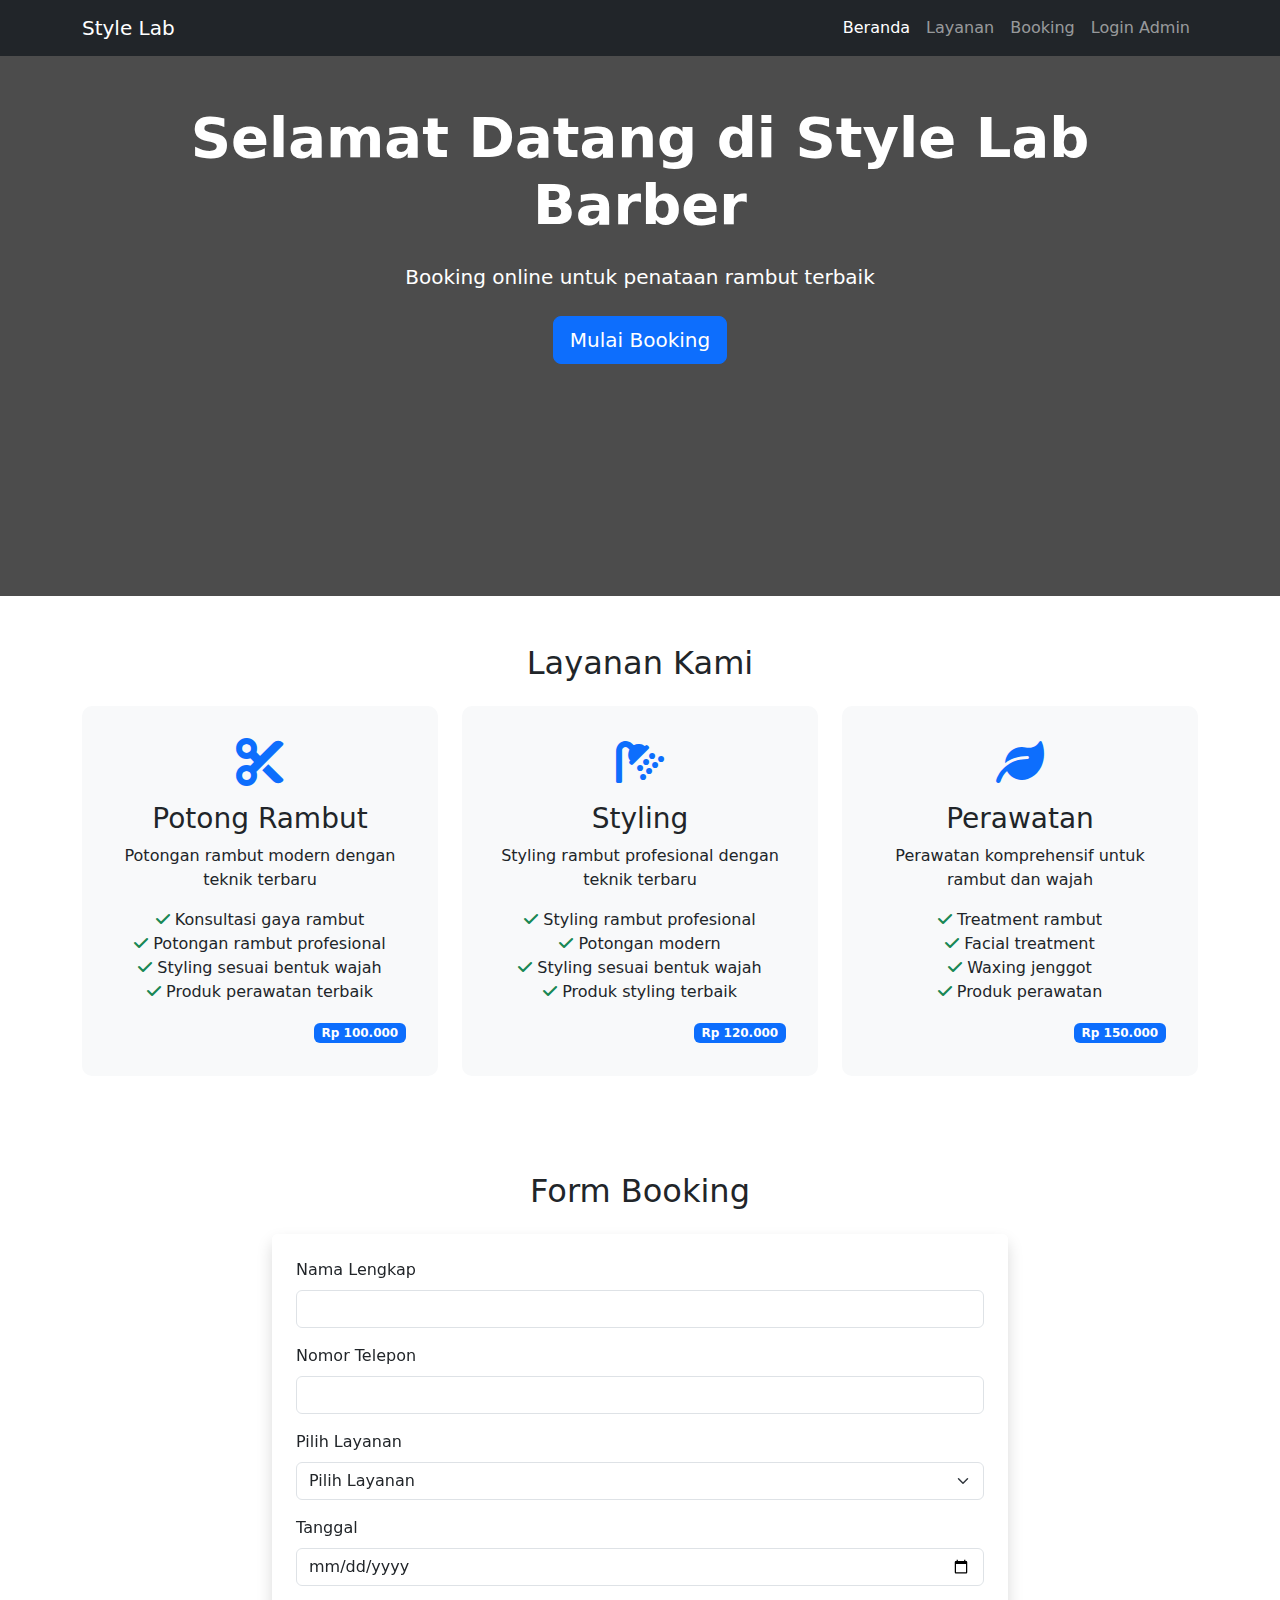
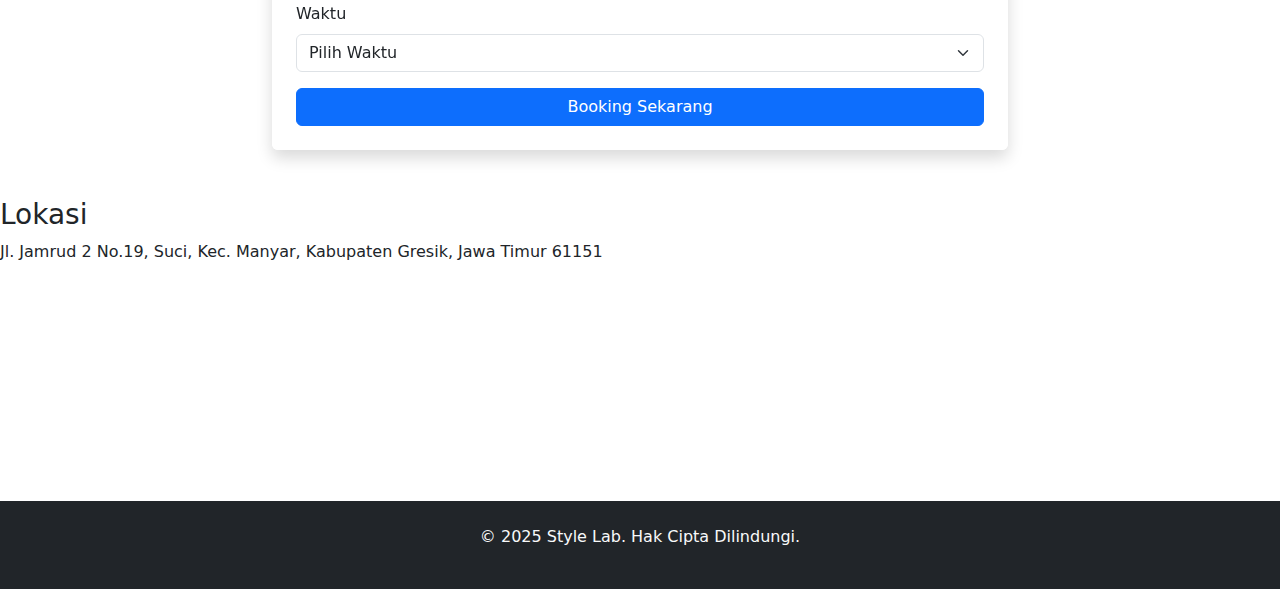
<file: index.html>
<!DOCTYPE html>
<html lang="id">
<head>
    <meta charset="UTF-8">
    <meta name="viewport" content="width=device-width, initial-scale=1.0">
    <title>Style Lab - Booking Online</title>
    <link href="https://cdn.jsdelivr.net/npm/bootstrap@5.3.0/dist/css/bootstrap.min.css" rel="stylesheet">
    <link rel="stylesheet" href="https://cdnjs.cloudflare.com/ajax/libs/font-awesome/6.0.0/css/all.min.css">
    <link rel="stylesheet" href="styles.css">
</head>
<body>
    <nav class="navbar navbar-expand-lg navbar-dark bg-dark">
        <div class="container">
            <a class="navbar-brand" href="#">Style Lab</a>
            <button class="navbar-toggler" type="button" data-bs-toggle="collapse" data-bs-target="#navbarNav">
                <span class="navbar-toggler-icon"></span>
            </button>
            <div class="collapse navbar-collapse" id="navbarNav">
                <ul class="navbar-nav ms-auto">
                    <li class="nav-item">
                        <a class="nav-link active" href="#">Beranda</a>
                    </li>
                    <li class="nav-item">
                        <a class="nav-link" href="#services">Layanan</a>
                    </li>
                    <li class="nav-item">
                        <a class="nav-link" href="#booking">Booking</a>
                    </li>
                    <li class="nav-item">
                        <a class="nav-link" href="login.php">Login Admin</a>
                    </li>
                </ul>
            </div>
        </div>
    </nav>

    <div class="hero-section">
        <div class="container text-center py-5">
            <h1 class="display-4 fw-bold mb-4">Selamat Datang di Style Lab Barber</h1>
            <p class="lead mb-4">Booking online untuk penataan rambut terbaik</p>
            <a href="#booking" class="btn btn-primary btn-lg">Mulai Booking</a>
        </div>
    </div>

    <section id="services" class="py-5">
        <div class="container">
            <h2 class="text-center mb-4">Layanan Kami</h2>
            <div class="row g-4">
                <!-- Potong Rambut -->
                <div class="col-md-4">
                    <div class="service-card">
                        <i class="fas fa-scissors fa-3x mb-3"></i>
                        <h3>Potong Rambut</h3>
                        <p class="mb-3">Potongan rambut modern dengan teknik terbaru</p>
                        <ul class="list-unstyled">
                            <li><i class="fas fa-check text-success"></i> Konsultasi gaya rambut</li>
                            <li><i class="fas fa-check text-success"></i> Potongan rambut profesional</li>
                            <li><i class="fas fa-check text-success"></i> Styling sesuai bentuk wajah</li>
                            <li><i class="fas fa-check text-success"></i> Produk perawatan terbaik</li>
                        </ul>
                        <div class="text-end">
                            <span class="badge bg-primary">Rp 100.000</span>
                        </div>
                    </div>
                </div>

                <!-- Shampoo -->
                <div class="col-md-4">
                    <div class="service-card">
                        <i class="fas fa-shower fa-3x mb-3"></i>
                        <h3>Styling</h3>
                        <p class="mb-3">Styling rambut profesional dengan teknik terbaru</p>
                        <ul class="list-unstyled">
                            <li><i class="fas fa-check text-success"></i> Styling rambut profesional</li>
                            <li><i class="fas fa-check text-success"></i> Potongan modern</li>
                            <li><i class="fas fa-check text-success"></i> Styling sesuai bentuk wajah</li>
                            <li><i class="fas fa-check text-success"></i> Produk styling terbaik</li>
                        </ul>
                        <div class="text-end">
                            <span class="badge bg-primary">Rp 120.000</span>
                        </div>
                    </div>
                </div>

                <!-- Perawatan -->
                <div class="col-md-4">
                    <div class="service-card">
                        <i class="fas fa-leaf fa-3x mb-3"></i>
                        <h3>Perawatan</h3>
                        <p class="mb-3">Perawatan komprehensif untuk rambut dan wajah</p>
                        <ul class="list-unstyled">
                            <li><i class="fas fa-check text-success"></i> Treatment rambut</li>
                            <li><i class="fas fa-check text-success"></i> Facial treatment</li>
                            <li><i class="fas fa-check text-success"></i> Waxing jenggot</li>
                            <li><i class="fas fa-check text-success"></i> Produk perawatan</li>
                        </ul>
                        <div class="text-end">
                            <span class="badge bg-primary">Rp 150.000</span>
                        </div>
                    </div>
                </div>
            </div>
        </div>
    </section>

    <section id="booking" class="py-5">
        <div class="container">
            <h2 class="text-center mb-4">Form Booking</h2>
            <div class="row justify-content-center">
                <div class="col-md-8">
                    <form id="bookingForm" class="bg-light p-4 rounded shadow">
                        <div class="mb-3">
                            <label for="name" class="form-label">Nama Lengkap</label>
                            <input type="text" class="form-control" id="name" required>
                        </div>
                        <div class="mb-3">
                            <label for="phone" class="form-label">Nomor Telepon</label>
                            <input type="tel" class="form-control" id="phone" required>
                        </div>
                        <div class="mb-3">
                            <label for="service" class="form-label">Pilih Layanan</label>
                            <select class="form-select" id="service" required>
                                <option value="">Pilih Layanan</option>
                                <option value="potong">Potong Rambut</option>
                                <option value="shampoo">Shampoo</option>
                                <option value="perawatan">Perawatan</option>
                            </select>
                        </div>
                        <div class="mb-3">
                            <label for="date" class="form-label">Tanggal</label>
                            <input type="date" class="form-control" id="date" required>
                        </div>
                        <div class="mb-3">
                            <label for="time" class="form-label">Waktu</label>
                            <select class="form-select" id="time" required>
                                <option value="">Pilih Waktu</option>
                            </select>
                        </div>
                        <button type="submit" class="btn btn-primary w-100">Booking Sekarang</button>
                    </form>
                </div>
            </div>
        </div>
    </section>

    <section id="location">
            <div class="location-details">
                <h3>Lokasi</h3>
                <p>Jl. Jamrud 2 No.19, Suci, Kec. Manyar, Kabupaten Gresik, Jawa Timur 61151</p>
            </div>

            <div id="map">
                <iframe
                    width="100%"
                    height="90%"
                    style="border:0"
                    loading="lazy"
                    allowfullscreen
                    src="https://www.google.com/maps/embed?pb=!1m18!1m12!1m3!1d3954.546461952381!2d112.7025454145588!3d-7.322045994408732!2m3!1f0!2f0!3f0!3m2!1i1024!2i768!4f13.1!3m3!1m2!1s0x2dd69054898572e9%3A0x2e88152907549419!2sJl.%20Jamrud%202%20No.19%2C%20Manyar%2C%20Kec.%20Manyar%2C%20Kabupaten%20Gresik%2C%20Jawa%20Timur%2061167!5e0!3m2!1sid!2sid!4v1689406395000!5m2!1sid!2sid">
                </iframe>
            </div>
        </section>

    <footer class="bg-dark text-light py-4">
        <div class="container text-center">
            <p>&copy; 2025 Style Lab. Hak Cipta Dilindungi.</p>
        </div>
    </footer>

    <script src="https://cdn.jsdelivr.net/npm/bootstrap@5.3.0/dist/js/bootstrap.bundle.min.js"></script>
    <script src="script.js"></script>
</body>
</html>
</file>
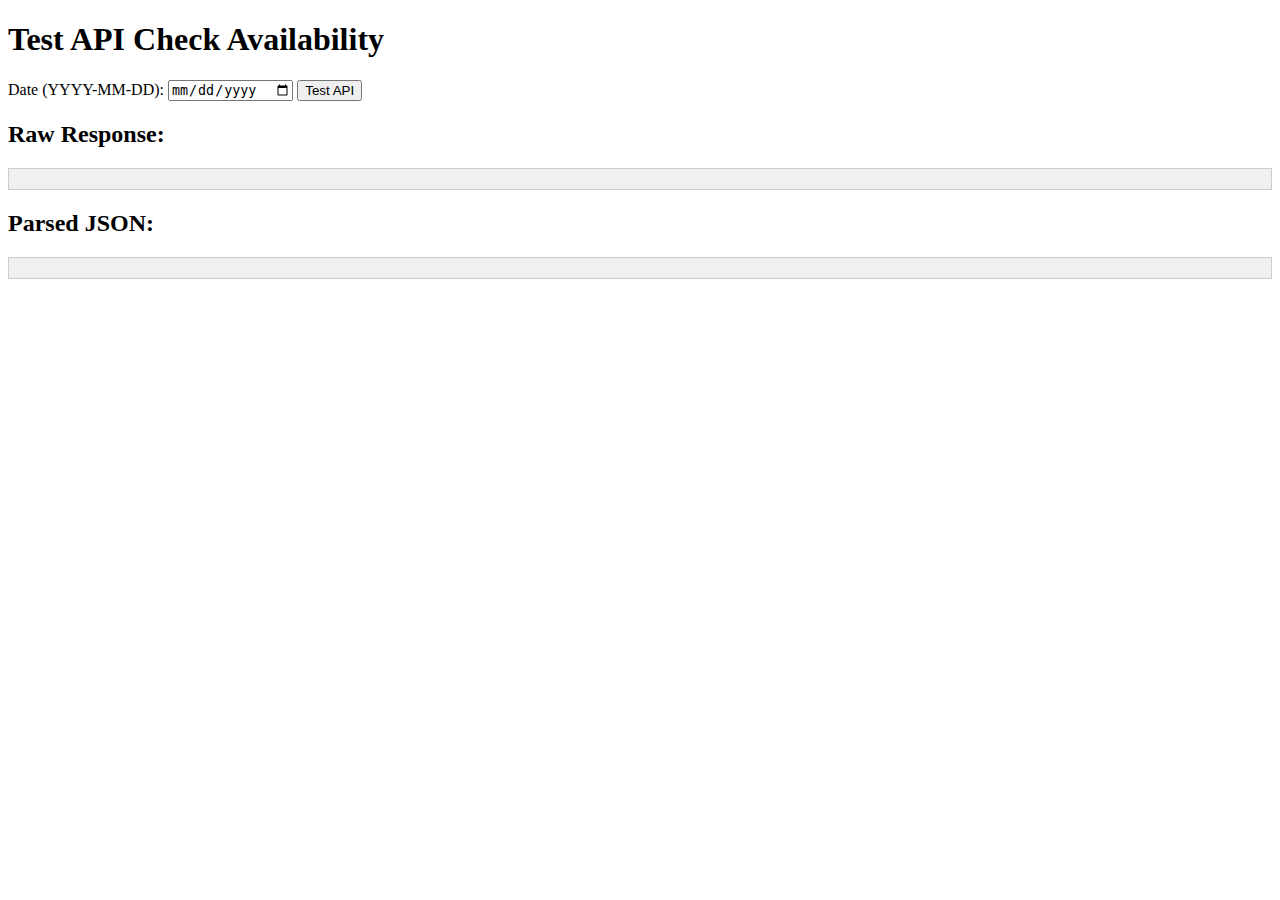
<file: test-api.html>
<!DOCTYPE html>
<html>
<head>
    <title>Test API</title>
    <script>
        async function testAPI() {
            const date = document.getElementById('date').value;
            if (!date) {
                alert('Please enter a date');
                return;
            }

            try {
                const response = await fetch(`api/check-availability.php?date=${encodeURIComponent(date)}`);
                const responseText = await response.text();
                
                // Tampilkan raw response
                document.getElementById('raw-response').textContent = responseText;
                
                // Coba parse JSON
                try {
                    const jsonData = JSON.parse(responseText);
                    document.getElementById('json-response').textContent = JSON.stringify(jsonData, null, 2);
                } catch (e) {
                    document.getElementById('json-response').textContent = 'Error parsing JSON: ' + e.message;
                }
                
            } catch (error) {
                document.getElementById('raw-response').textContent = 'Error: ' + error.message;
                document.getElementById('json-response').textContent = '';
            }
        }
    </script>
</head>
<body>
    <h1>Test API Check Availability</h1>
    <div>
        <label for="date">Date (YYYY-MM-DD): </label>
        <input type="date" id="date">
        <button onclick="testAPI()">Test API</button>
    </div>
    
    <h2>Raw Response:</h2>
    <pre id="raw-response" style="background: #f0f0f0; padding: 10px; border: 1px solid #ccc;"></pre>
    
    <h2>Parsed JSON:</h2>
    <pre id="json-response" style="background: #f0f0f0; padding: 10px; border: 1px solid #ccc;"></pre>
</body>
</html>
</file>
<file: styles.css>
/* Hero Section */
.hero-section {
    background: linear-gradient(rgba(0, 0, 0, 0.7), rgba(0, 0, 0, 0.7)), url('https://images.unsplash.com/photo-1563089145-599997674d42?ixlib=rb-4.0.3&ixid=M3wxMjA3fDB8MHxwaG90by1wYWdlfHx8fGVufDB8fHx8fA%3D%3D&auto=format&fit=crop&w=1920&q=80');
    background-size: cover;
    background-position: center;
    color: white;
    min-height: 60vh;
}

/* Service Cards */
.service-card {
    text-align: center;
    padding: 2rem;
    background: #f8f9fa;
    border-radius: 10px;
    transition: transform 0.3s ease;
}

.service-card:hover {
    transform: translateY(-10px);
}

.service-card i {
    color: #0d6efd;
}

/* Booking Form */
#bookingForm {
    background: rgba(255, 255, 255, 0.95) !important;
    backdrop-filter: blur(10px);
}

/* Custom Button */
.btn-primary {
    background-color: #0d6efd;
    border-color: #0d6efd;
}

.btn-primary:hover {
    background-color: #0b5ed7;
    border-color: #0a58ca;
}

/* Footer */
footer {
    margin-top: 4rem;
}

/* Responsive Design */
@media (max-width: 768px) {
    .hero-section {
        min-height: 40vh;
    }
    
    .service-card {
        margin-bottom: 2rem;
    }
}
</file>
